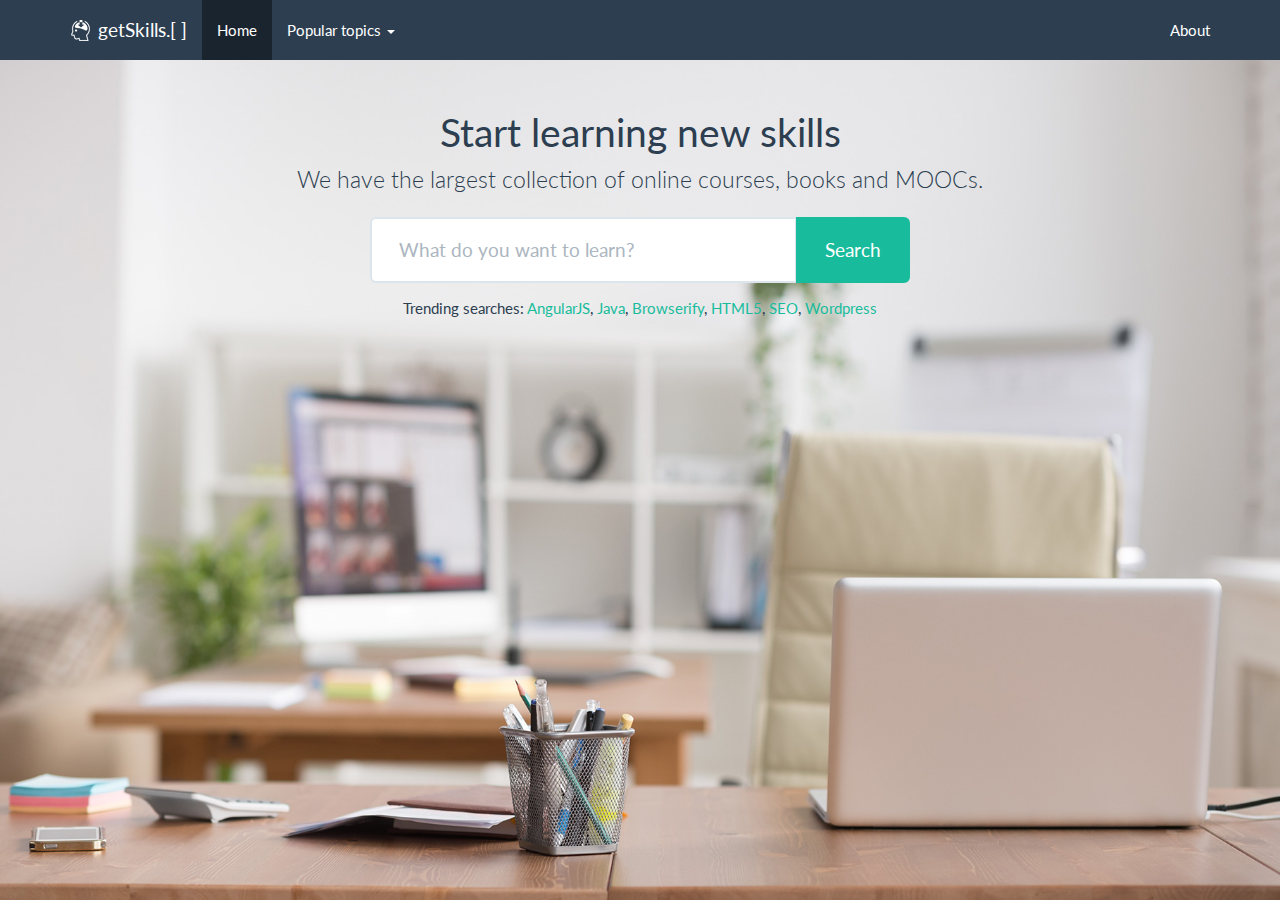
<file: index.html>
﻿<!DOCTYPE html>
<html lang="en">
<head>
    <meta charset="utf-8">
    <meta http-equiv="X-UA-Compatible" content="IE=edge">
    <meta name="viewport" content="width=device-width, initial-scale=1">
    <meta name="description" content="Find the best online learning content on a complete list of courses, books and moocs from the best providers.">
    <meta name="keywords" content="online courses, books, MOOCs, training, learning">
    <link rel="icon" href="favicon.ico">
    <title>Discover the right way to improve your skills. Find the world’s best courses</title>
    <link href="/" rel="canonical" />
    <link href="css/bootstrap.min.css" rel="stylesheet">
    <link href="css/main.css" rel="stylesheet">
    <script src="https://oss.maxcdn.com/html5shiv/3.7.2/html5shiv.min.js"></script>
    <script src="https://oss.maxcdn.com/respond/1.4.2/respond.min.js"></script>
</head>
<body class="cover-img">
    <nav class="navbar navbar-default navbar-fixed-top">
        <div class="container">
            <div class="navbar-header">
                <button type="button" class="navbar-toggle collapsed" data-toggle="collapse" data-target="#navbar" aria-expanded="false" aria-controls="navbar">
                    <span class="sr-only">Toggle navigation</span>
                    <span class="icon-bar"></span>
                    <span class="icon-bar"></span>
                    <span class="icon-bar"></span>
                </button>
                <a class="navbar-brand" href="/getskills/index.html"><img src="img/logo.png" alt="Course search engine" class="pull-left" />getSkills.[ ]</a>
            </div>
            <div id="navbar" class="collapse navbar-collapse">
                <ul class="nav navbar-nav">
                    <li class="active"><a href="/getskills/index.html">Home</a></li>
                    <li class="dropdown">
                        <a class="dropdown-toggle" data-toggle="dropdown" href="#">Popular topics <span class="caret"></span></a>
                        <ul class="dropdown-menu">
                            <li><a href="wordpress.html">Wordpress</a></li>
                            <li><a href="javascript.html">JavaScript</a></li>
                            <li><a href="html5.html">HTML5</a></li>
                        </ul>
                    </li>
                </ul>
                <ul class="nav navbar-nav navbar-right">
                    <li><a href="about.html">About</a></li>
                </ul>
            </div><!--/.nav-collapse -->
        </div>
    </nav>
    <div class="container">
        <section class="starter-template">
            <h1 class="text-center">Start learning new skills</h1>
            <p class="lead text-center">We have the largest collection of online courses, books and MOOCs.</p>
            <div class="row">
                <div class="col-lg-6 col-lg-offset-3 col-md-8 col-md-offset-2 col-sm-12">
                    <form action="results.html" method="get">
                        <div class="form-group">
                            <div class="input-group">
                                <input type="text" class="form-control input-lg" placeholder="What do you want to learn?" name="q" id="q">
                                <span class="input-group-btn">
                                    <button class="btn btn-success btn-lg" type="submit">Search</button>
                                </span>
                            </div>
                        </div>
                    </form>
                    <p class="text-center">Trending searches: <a href="results.html?q=angularjs">AngularJS</a>, <a href="results.html?q=java">Java</a>, <a href="results.html?q=browserify">Browserify</a>, <a href="results.html?q=html5">HTML5</a>, <a href="results.html?q=seo">SEO</a>, <a href="results.html?q=wordpress">Wordpress</a></p>
                </div>
            </div>
        </section>
    </div><!-- /.container -->
    <script src="https://ajax.googleapis.com/ajax/libs/jquery/1.11.3/jquery.min.js"></script>
    <script src="js/bootstrap.min.js"></script>
    <script>
        (function (i, s, o, g, r, a, m) {
            i['GoogleAnalyticsObject'] = r; i[r] = i[r] || function () {
                (i[r].q = i[r].q || []).push(arguments)
            }, i[r].l = 1 * new Date(); a = s.createElement(o),
            m = s.getElementsByTagName(o)[0]; a.async = 1; a.src = g; m.parentNode.insertBefore(a, m)
        })(window, document, 'script', '//www.google-analytics.com/analytics.js', 'ga');

        ga('create', 'UA-68670175-1', 'auto');
        ga('send', 'pageview');

    </script>
</body>
</html>
</file>
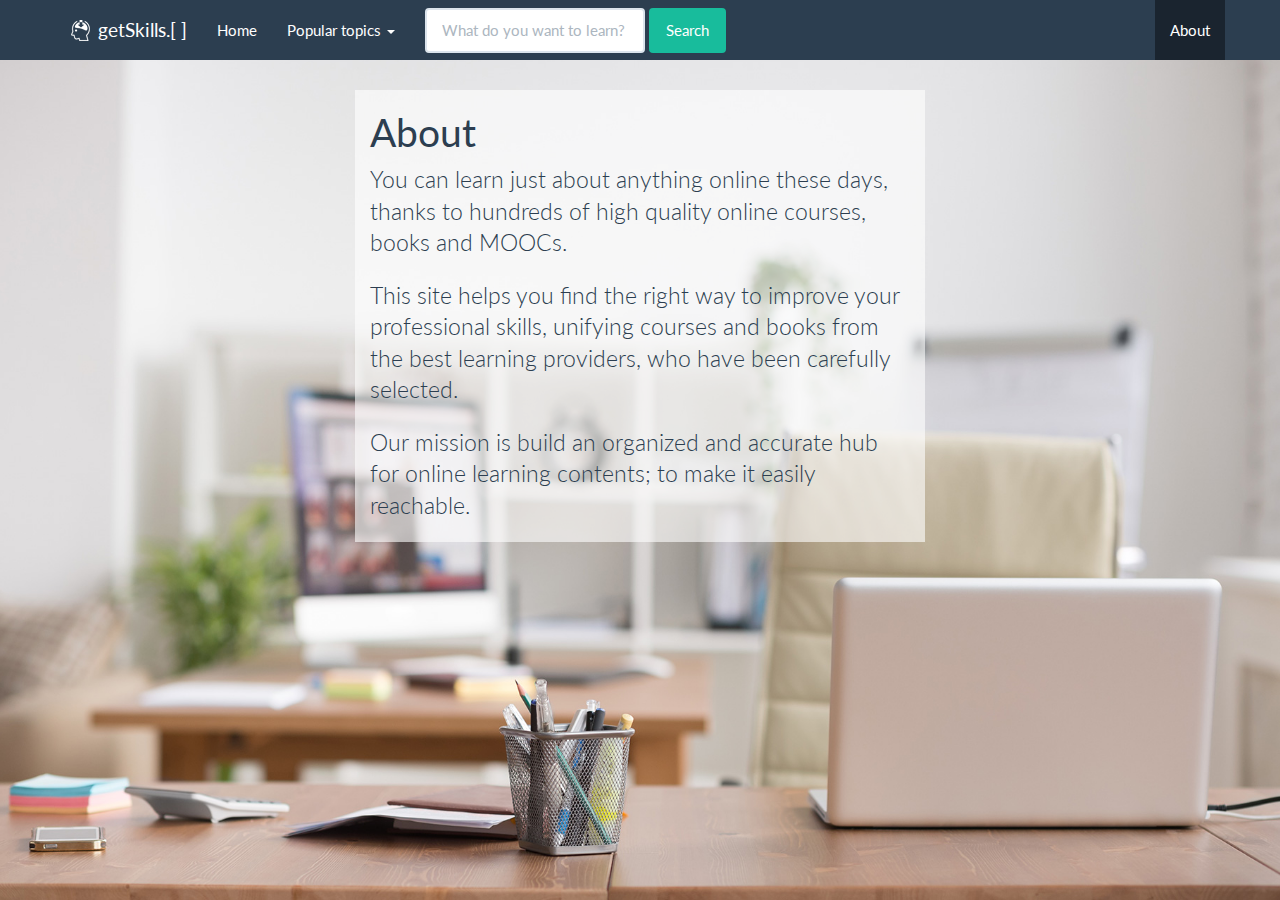
<file: about.html>
﻿<!DOCTYPE html>
<html lang="en">
<head>
    <meta charset="utf-8">
    <meta http-equiv="X-UA-Compatible" content="IE=edge">
    <meta name="viewport" content="width=device-width, initial-scale=1">
    <meta name="description" content="Find the world’s best courses. We help you to find the best online learning content on a complete list of courses, books and moocs.">
    <meta name="keywords" content="online courses, books, MOOCs, training, learning">
    <link rel="icon" href="favicon.ico">
    <title>Start learning today. Discover the right way to improve your skills.</title>
    <link href="/about.html" rel="canonical" />
    <link href="css/bootstrap.min.css" rel="stylesheet">
    <link href="css/main.css" rel="stylesheet">
    <script src="https://oss.maxcdn.com/html5shiv/3.7.2/html5shiv.min.js"></script>
    <script src="https://oss.maxcdn.com/respond/1.4.2/respond.min.js"></script>
</head>
<body class="cover-img">
    <nav class="navbar navbar-default navbar-fixed-top">
        <div class="container">
            <div class="navbar-header">
                <button type="button" class="navbar-toggle collapsed" data-toggle="collapse" data-target="#navbar" aria-expanded="false" aria-controls="navbar">
                    <span class="sr-only">Toggle navigation</span>
                    <span class="icon-bar"></span>
                    <span class="icon-bar"></span>
                    <span class="icon-bar"></span>
                </button>
                <a class="navbar-brand" href="/getskills/index.html"><img src="img/logo.png" alt="Course search engine" class="pull-left" />getSkills.[ ]</a>
            </div>
            <div id="navbar" class="collapse navbar-collapse">
                <ul class="nav navbar-nav">
                    <li><a href="/getskills/index.html">Home</a></li>
                    <li class="dropdown">
                        <a class="dropdown-toggle" data-toggle="dropdown" href="#">Popular topics <span class="caret"></span></a>
                        <ul class="dropdown-menu">
                            <li><a href="wordpress.html">Wordpress</a></li>
                            <li><a href="javascript.html">JavaScript</a></li>
                            <li><a href="html5.html">HTML5</a></li>
                        </ul>
                    </li>
                </ul>
                <form class="navbar-form navbar-left" role="search" action="results.html" method="get">
                    <div class="form-group">
                        <input type="text" class="form-control" placeholder="What do you want to learn?" id="q" name="q">
                    </div>
                    <button type="submit" class="btn btn-success">Search</button>
                </form>
                <ul class="nav navbar-nav navbar-right">
                    <li class="active"><a href="about.html">About</a></li>
                </ul>
            </div><!--/.nav-collapse -->
        </div>
    </nav>
    <div class="container">
        <div class="starter-template">

            <div class="row">
                <div class="col-md-6 col-md-offset-3 overlay-content">
                    <h1>About</h1>
                    <p class="lead">
                        You can learn just about anything online these days, thanks to hundreds of high quality online courses,
                        books and MOOCs.
                    </p>
                    <p class="lead">
                        This site helps you find the right way to improve your professional skills,
                        unifying courses and books from the best learning providers, who have been carefully selected.
                    </p>
                    <p class="lead">
                        Our mission is build an organized and accurate hub for online learning contents; to make it easily reachable.
                    </p>
                </div>
            </div>
        </div>

    </div><!-- /.container -->
    <script src="https://ajax.googleapis.com/ajax/libs/jquery/1.11.3/jquery.min.js"></script>
    <script src="js/bootstrap.min.js"></script>
    <script>
        (function (i, s, o, g, r, a, m) {
            i['GoogleAnalyticsObject'] = r; i[r] = i[r] || function () {
                (i[r].q = i[r].q || []).push(arguments)
            }, i[r].l = 1 * new Date(); a = s.createElement(o),
            m = s.getElementsByTagName(o)[0]; a.async = 1; a.src = g; m.parentNode.insertBefore(a, m)
        })(window, document, 'script', '//www.google-analytics.com/analytics.js', 'ga');

        ga('create', 'UA-68670175-1', 'auto');
        ga('send', 'pageview');

    </script>
</body>
</html>
</file>
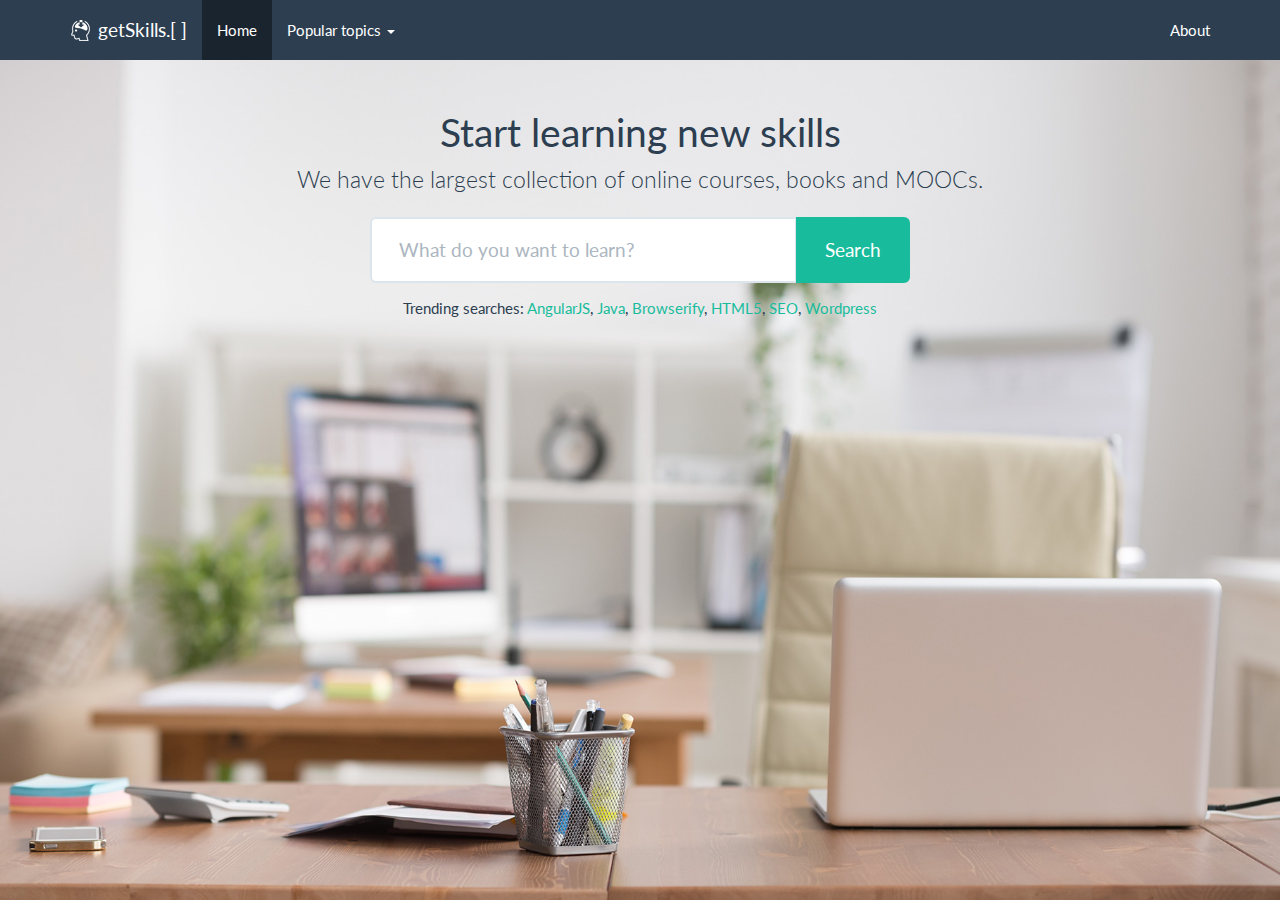
<file: default.html>
﻿<!DOCTYPE html>
<html lang="en">
<head>
    <meta charset="utf-8">
    <meta http-equiv="X-UA-Compatible" content="IE=edge">
    <meta name="viewport" content="width=device-width, initial-scale=1">
    <meta name="description" content="Find the best online learning content on a complete list of courses, books and moocs from the best providers.">
    <meta name="keywords" content="online courses, books, MOOCs, training, learning">
    <link rel="icon" href="favicon.ico">
    <title>Discover the right way to improve your skills. Find the world’s best courses</title>
    <link href="/" rel="canonical" />
    <link href="css/bootstrap.min.css" rel="stylesheet">
    <link href="css/main.css" rel="stylesheet">
    <script src="https://oss.maxcdn.com/html5shiv/3.7.2/html5shiv.min.js"></script>
    <script src="https://oss.maxcdn.com/respond/1.4.2/respond.min.js"></script>
</head>
<body class="cover-img">
    <nav class="navbar navbar-default navbar-fixed-top">
        <div class="container">
            <div class="navbar-header">
                <button type="button" class="navbar-toggle collapsed" data-toggle="collapse" data-target="#navbar" aria-expanded="false" aria-controls="navbar">
                    <span class="sr-only">Toggle navigation</span>
                    <span class="icon-bar"></span>
                    <span class="icon-bar"></span>
                    <span class="icon-bar"></span>
                </button>
                <a class="navbar-brand" href="/"><img src="img/logo.png" alt="Course search engine" class="pull-left" />getSkills.[ ]</a>
            </div>
            <div id="navbar" class="collapse navbar-collapse">
                <ul class="nav navbar-nav">
                    <li class="active"><a href="/">Home</a></li>
                    <li class="dropdown">
                        <a class="dropdown-toggle" data-toggle="dropdown" href="#">Popular topics <span class="caret"></span></a>
                        <ul class="dropdown-menu">
                            <li><a href="wordpress.html">Wordpress</a></li>
                            <li><a href="javascript.html">JavaScript</a></li>
                            <li><a href="html5.html">HTML5</a></li>
                        </ul>
                    </li>
                </ul>
                <ul class="nav navbar-nav navbar-right">
                    <li><a href="about.html">About</a></li>
                </ul>
            </div><!--/.nav-collapse -->
        </div>
    </nav>
    <div class="container">
        <section class="starter-template">
            <h1 class="text-center">Start learning new skills</h1>
            <p class="lead text-center">We have the largest collection of online courses, books and MOOCs.</p>
            <div class="row">
                <div class="col-lg-6 col-lg-offset-3 col-md-8 col-md-offset-2 col-sm-12">
                    <form action="results.html" method="get">
                        <div class="form-group">
                            <div class="input-group">
                                <input type="text" class="form-control input-lg" placeholder="What do you want to learn?" name="q" id="q">
                                <span class="input-group-btn">
                                    <button class="btn btn-success btn-lg" type="submit">Search</button>
                                </span>
                            </div>
                        </div>
                    </form>
                    <p class="text-center">Trending searches: <a href="results.html?q=angularjs">AngularJS</a>, <a href="results.html?q=java">Java</a>, <a href="results.html?q=browserify">Browserify</a>, <a href="results.html?q=html5">HTML5</a>, <a href="results.html?q=seo">SEO</a>, <a href="results.html?q=wordpress">Wordpress</a></p>
                </div>
            </div>
        </section>
    </div><!-- /.container -->
    <script src="https://ajax.googleapis.com/ajax/libs/jquery/1.11.3/jquery.min.js"></script>
    <script src="js/bootstrap.min.js"></script>
    <script>
        (function (i, s, o, g, r, a, m) {
            i['GoogleAnalyticsObject'] = r; i[r] = i[r] || function () {
                (i[r].q = i[r].q || []).push(arguments)
            }, i[r].l = 1 * new Date(); a = s.createElement(o),
            m = s.getElementsByTagName(o)[0]; a.async = 1; a.src = g; m.parentNode.insertBefore(a, m)
        })(window, document, 'script', '//www.google-analytics.com/analytics.js', 'ga');

        ga('create', 'UA-68670175-1', 'auto');
        ga('send', 'pageview');

    </script>
</body>
</html>
</file>
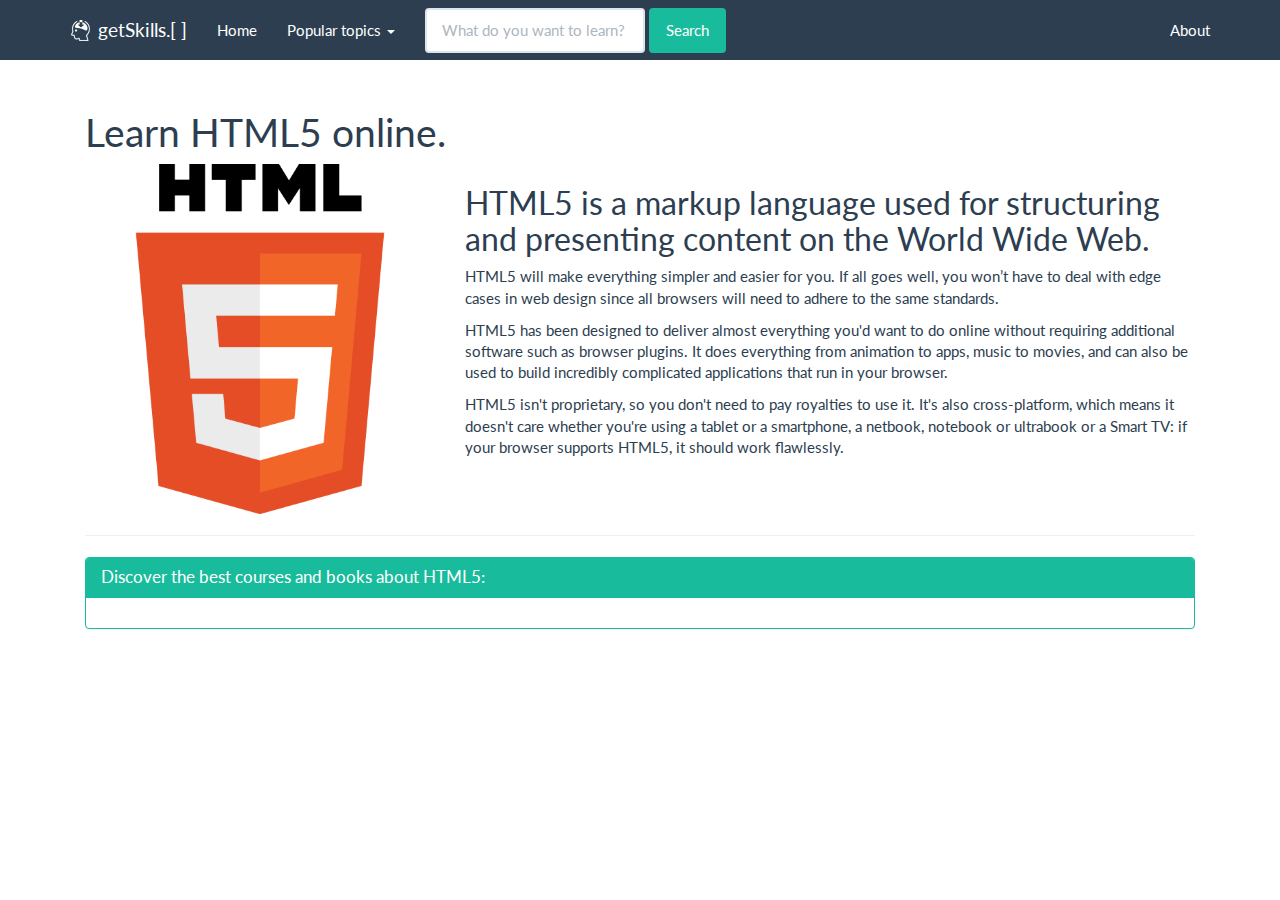
<file: html5.html>
﻿<!DOCTYPE html>
<html lang="en">
<head>
    <meta charset="utf-8">
    <meta http-equiv="X-UA-Compatible" content="IE=edge">
    <meta name="viewport" content="width=device-width, initial-scale=1">
    <meta name="description" content="Start learning HTML5 today. Search on a complete list of online courses, books and moocs from the best learning providers.">
    <meta name="keywords" content="online courses, books, MOOCs, training, learning">
    <link rel="icon" href="favicon.ico">
    <title>Learn HTML5 online. Find the world’s best courses</title>
    <link href="/html5.html" rel="canonical" />
    <link href="css/bootstrap.min.css" rel="stylesheet">
    <link href="css/main.css" rel="stylesheet">
    <script src="https://oss.maxcdn.com/html5shiv/3.7.2/html5shiv.min.js"></script>
    <script src="https://oss.maxcdn.com/respond/1.4.2/respond.min.js"></script>
</head>
<body>
    <nav class="navbar navbar-default navbar-fixed-top">
        <div class="container">
            <div class="navbar-header">
                <button type="button" class="navbar-toggle collapsed" data-toggle="collapse" data-target="#navbar" aria-expanded="false" aria-controls="navbar">
                    <span class="sr-only">Toggle navigation</span>
                    <span class="icon-bar"></span>
                    <span class="icon-bar"></span>
                    <span class="icon-bar"></span>
                </button>
                <a class="navbar-brand" href="/getskills/index.html"><img src="img/logo.png" alt="Course search engine" class="pull-left" />getSkills.[ ]</a>
            </div>
            <div id="navbar" class="collapse navbar-collapse">
                <ul class="nav navbar-nav">
                    <li><a href="/getskills/index.html">Home</a></li>
                    <li class="dropdown">
                        <a class="dropdown-toggle" data-toggle="dropdown" href="#">Popular topics <span class="caret"></span></a>
                        <ul class="dropdown-menu">
                            <li><a href="wordpress.html">Wordpress</a></li>
                            <li><a href="javascript.html">JavaScript</a></li>
                            <li class="active"><a href="HTML5.html">HTML5</a></li>
                        </ul>
                    </li>
                </ul>
                <form class="navbar-form navbar-left" role="search" action="results.html" method="get">
                    <div class="form-group">
                        <input type="text" class="form-control" placeholder="What do you want to learn?" id="q" name="q">
                    </div>
                    <button type="submit" class="btn btn-success">Search</button>
                </form>
                <ul class="nav navbar-nav navbar-right">
                    <li><a href="about.html">About</a></li>
                </ul>
            </div><!--/.nav-collapse -->
        </div>
    </nav>
    <div class="container">
        <div class="starter-template">

            <article class="row">
                <div class="col-md-12">
                    <h1>Learn HTML5 online.</h1>
                </div>
                <div class="col-md-4">
                    <img src="/img/html5-logo.png" alt="HTML5 logo" class="img-responsive" />
                </div>
                <div class="col-md-8">
                    <h2>HTML5 is a markup language used for structuring and presenting content on the World Wide Web.</h2>
                    <p>HTML5 will make everything simpler and easier for you. If all goes well, you won’t have to deal with edge cases in web design since all browsers will need to adhere to the same standards.</p>
                    <p>HTML5 has been designed to deliver almost everything you'd want to do online without requiring additional software such as browser plugins. It does everything from animation to apps, music to movies, and can also be used to build incredibly complicated applications that run in your browser.</p>
                    <p>HTML5 isn't proprietary, so you don't need to pay royalties to use it. It's also cross-platform, which means it doesn't care whether you're using a tablet or a smartphone, a netbook, notebook or ultrabook or a Smart TV: if your browser supports HTML5, it should work flawlessly.</p>
                </div>
            </article>
            <hr />
            <div class="row">
                <div class="col-md-12">
                    <div class="panel panel-success">
                        <div class="panel-heading">
                            <h3 class="panel-title">Discover the best courses and books about HTML5:</h3>
                        </div>
                        <div class="panel-body">
                            <div id="results">
                            </div>
                        </div>
                    </div>
                </div>
            </div>
        </div>
    </div><!-- /.container -->
    <script src="https://ajax.googleapis.com/ajax/libs/jquery/1.11.3/jquery.min.js"></script>
    <script src="js/bootstrap.min.js"></script>
    <script>
        function gcseCallback() {
            if (document.readyState != 'complete')
                return google.setOnLoadCallback(gcseCallback, true);
            google.search.cse.element.render({ gname: 'gsearch', div: 'results', tag: 'searchresults-only', attributes: { linkTarget: '' } });
            var element = google.search.cse.element.getElement('gsearch');
            element.execute('html5');
        };
        window.__gcse = {
            parsetags: 'explicit',
            callback: gcseCallback
        };
        (function () {
            var cx = '014964698695552282837:kr4ut8hxxz4';
            var gcse = document.createElement('script');
            gcse.type = 'text/javascript';
            gcse.async = true;
            gcse.src = (document.location.protocol == 'https:' ? 'https:' : 'http:') +
              '//www.google.com/cse/cse.js?cx=' + cx;
            var s = document.getElementsByTagName('script')[0];
            s.parentNode.insertBefore(gcse, s);
        })();
    </script>

    <script>
        (function (i, s, o, g, r, a, m) {
            i['GoogleAnalyticsObject'] = r; i[r] = i[r] || function () {
                (i[r].q = i[r].q || []).push(arguments)
            }, i[r].l = 1 * new Date(); a = s.createElement(o),
            m = s.getElementsByTagName(o)[0]; a.async = 1; a.src = g; m.parentNode.insertBefore(a, m)
        })(window, document, 'script', '//www.google-analytics.com/analytics.js', 'ga');

        ga('create', 'UA-68670175-1', 'auto');
        ga('send', 'pageview');
    </script>
</body>
</html>
</file>
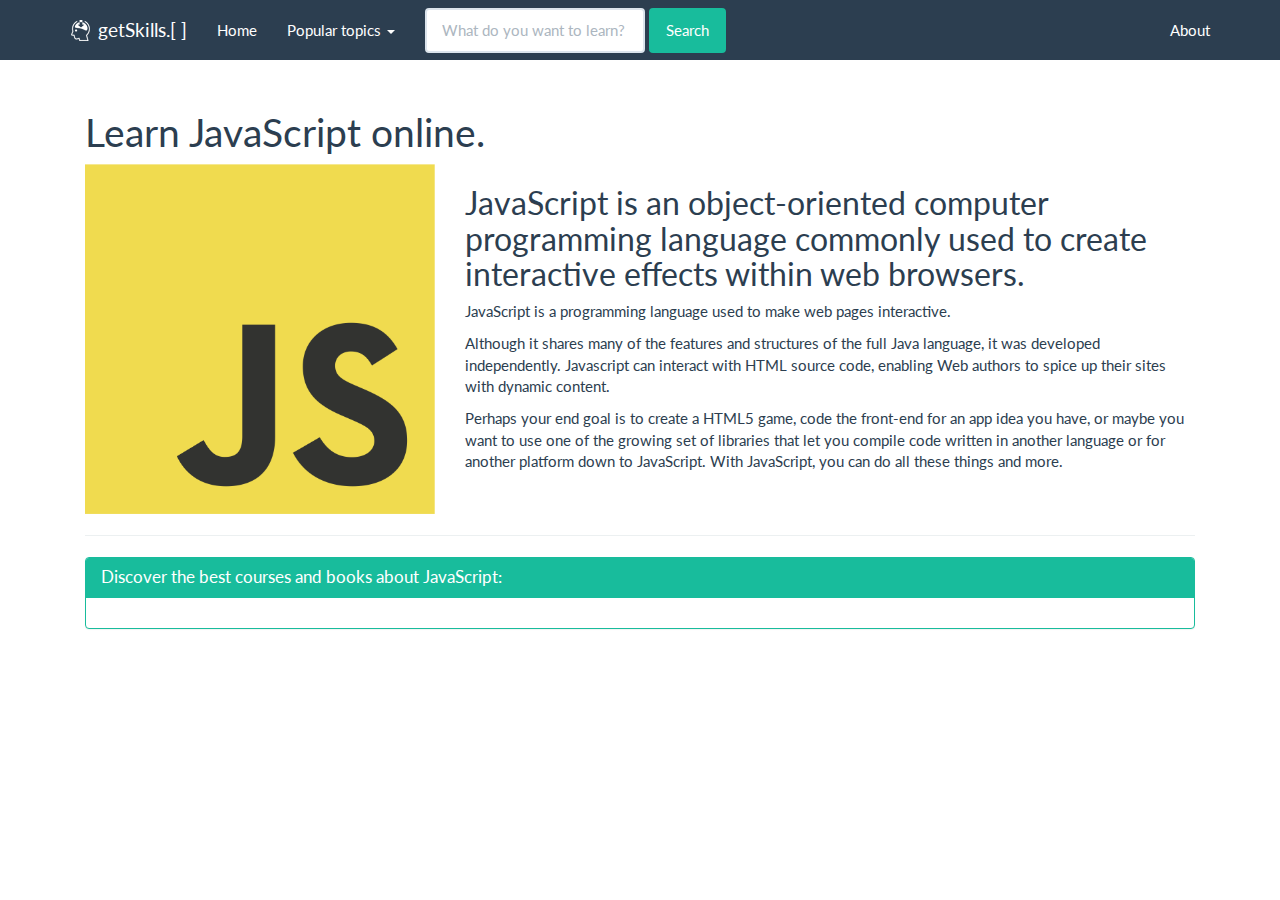
<file: javascript.html>
﻿<!DOCTYPE html>
<html lang="en">
<head>
    <meta charset="utf-8">
    <meta http-equiv="X-UA-Compatible" content="IE=edge">
    <meta name="viewport" content="width=device-width, initial-scale=1">
    <meta name="description" content="Start learning JavaScript today. Search on a complete list of online courses, books and moocs from the best learning providers.">
    <meta name="keywords" content="online courses, books, MOOCs, training, learning">
    <link rel="icon" href="favicon.ico">
    <title>Learn JavaScript online. Find the world’s best courses</title>
    <link href="/javascript.html" rel="canonical" />
    <link href="css/bootstrap.min.css" rel="stylesheet">
    <link href="css/main.css" rel="stylesheet">
    <script src="https://oss.maxcdn.com/html5shiv/3.7.2/html5shiv.min.js"></script>
    <script src="https://oss.maxcdn.com/respond/1.4.2/respond.min.js"></script>
</head>
<body>
    <nav class="navbar navbar-default navbar-fixed-top">
        <div class="container">
            <div class="navbar-header">
                <button type="button" class="navbar-toggle collapsed" data-toggle="collapse" data-target="#navbar" aria-expanded="false" aria-controls="navbar">
                    <span class="sr-only">Toggle navigation</span>
                    <span class="icon-bar"></span>
                    <span class="icon-bar"></span>
                    <span class="icon-bar"></span>
                </button>
                <a class="navbar-brand" href="/getskills/index.html"><img src="img/logo.png" alt="Course search engine" class="pull-left" />getSkills.[ ]</a>
            </div>
            <div id="navbar" class="collapse navbar-collapse">
                <ul class="nav navbar-nav">
                    <li><a href="/getskills/index.html">Home</a></li>
                    <li class="dropdown">
                        <a class="dropdown-toggle" data-toggle="dropdown" href="#">Popular topics <span class="caret"></span></a>
                        <ul class="dropdown-menu">
                            <li><a href="wordpress.html">Wordpress</a></li>
                            <li class="active"><a href="javascript.html">JavaScript</a></li>
                            <li><a href="html5.html">HTML5</a></li>
                        </ul>
                    </li>
                </ul>
                <form class="navbar-form navbar-left" role="search" action="results.html" method="get">
                    <div class="form-group">
                        <input type="text" class="form-control" placeholder="What do you want to learn?" id="q" name="q">
                    </div>
                    <button type="submit" class="btn btn-success">Search</button>
                </form>
                <ul class="nav navbar-nav navbar-right">
                    <li><a href="about.html">About</a></li>
                </ul>
            </div><!--/.nav-collapse -->
        </div>
    </nav>
    <div class="container">
        <div class="starter-template">

            <article class="row">
                <div class="col-md-12">
                    <h1>Learn JavaScript online.</h1>
                </div>
                <div class="col-md-4">
                    <img src="/img/javascript-logo.png" alt="JavaScript logo" class="img-responsive" />
                </div>
                <div class="col-md-8">
                    <h2>JavaScript is an object-oriented computer programming language commonly used to create interactive effects within web browsers.</h2>
                    <p>JavaScript is a programming language used to make web pages interactive.</p>
                    <p>Although it shares many of the features and structures of the full Java language, it was developed independently. Javascript can interact with HTML source code, enabling Web authors to spice up their sites with dynamic content. </p>
                    <p>Perhaps your end goal is to create a HTML5 game, code the front-end for an app idea you have, or maybe you want to use one of the growing set of libraries that let you compile code written in another language or for another platform down to JavaScript. With JavaScript, you can do all these things and more.</p>
                </div>
            </article>
            <hr />
            <div class="row">
                <div class="col-md-12">
                    <div class="panel panel-success">
                        <div class="panel-heading">
                            <h3 class="panel-title">Discover the best courses and books about JavaScript:</h3>
                        </div>
                        <div class="panel-body">
                            <div id="results">
                            </div>
                        </div>
                    </div>
                </div>
            </div>
        </div>
    </div><!-- /.container -->
    <script src="https://ajax.googleapis.com/ajax/libs/jquery/1.11.3/jquery.min.js"></script>
    <script src="js/bootstrap.min.js"></script>
    <script>
        function gcseCallback() {
            if (document.readyState != 'complete')
                return google.setOnLoadCallback(gcseCallback, true);
            google.search.cse.element.render({ gname: 'gsearch', div: 'results', tag: 'searchresults-only', attributes: { linkTarget: '' } });
            var element = google.search.cse.element.getElement('gsearch');
            element.execute('javascript');
        };
        window.__gcse = {
            parsetags: 'explicit',
            callback: gcseCallback
        };
        (function () {
            var cx = '014964698695552282837:kr4ut8hxxz4';
            var gcse = document.createElement('script');
            gcse.type = 'text/javascript';
            gcse.async = true;
            gcse.src = (document.location.protocol == 'https:' ? 'https:' : 'http:') +
              '//www.google.com/cse/cse.js?cx=' + cx;
            var s = document.getElementsByTagName('script')[0];
            s.parentNode.insertBefore(gcse, s);
        })();
    </script>

    <script>
        (function (i, s, o, g, r, a, m) {
            i['GoogleAnalyticsObject'] = r; i[r] = i[r] || function () {
                (i[r].q = i[r].q || []).push(arguments)
            }, i[r].l = 1 * new Date(); a = s.createElement(o),
            m = s.getElementsByTagName(o)[0]; a.async = 1; a.src = g; m.parentNode.insertBefore(a, m)
        })(window, document, 'script', '//www.google-analytics.com/analytics.js', 'ga');

        ga('create', 'UA-68670175-1', 'auto');
        ga('send', 'pageview');
    </script>
</body>
</html>
</file>
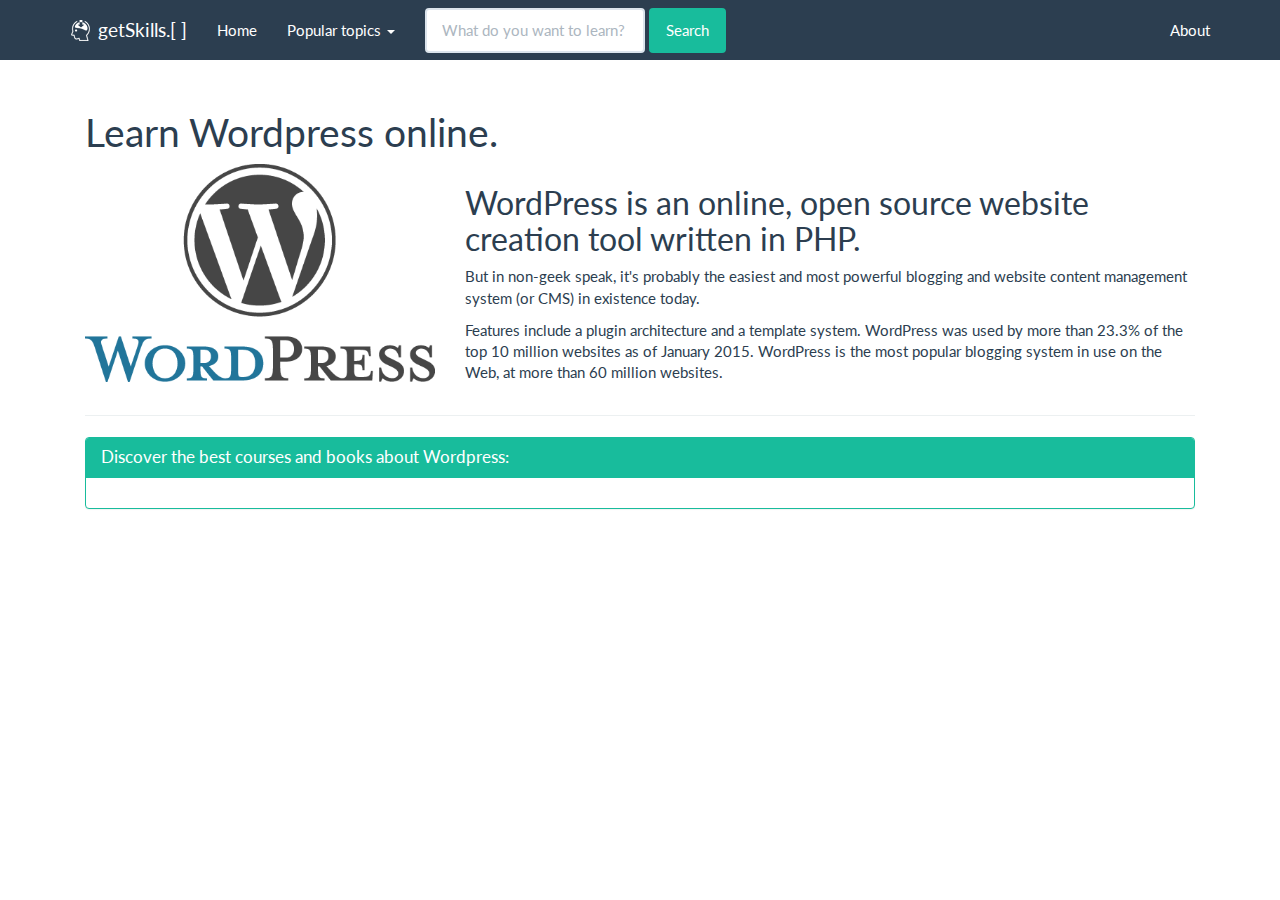
<file: wordpress.html>
﻿<!DOCTYPE html>
<html lang="en">
<head>
    <meta charset="utf-8">
    <meta http-equiv="X-UA-Compatible" content="IE=edge">
    <meta name="viewport" content="width=device-width, initial-scale=1">
    <meta name="description" content="Start learning Wordpress today. Search on a complete list of online courses, books and moocs from the best learning providers.">
    <meta name="keywords" content="online courses, books, MOOCs, training, learning">
    <link rel="icon" href="favicon.ico">
    <title>Learn Wordpress online. Find the world’s best courses</title>
    <link href="/wordpress.html" rel="canonical" />
    <link href="css/bootstrap.min.css" rel="stylesheet">
    <link href="css/main.css" rel="stylesheet">
    <script src="https://oss.maxcdn.com/html5shiv/3.7.2/html5shiv.min.js"></script>
    <script src="https://oss.maxcdn.com/respond/1.4.2/respond.min.js"></script>
</head>
<body>
    <nav class="navbar navbar-default navbar-fixed-top">
        <div class="container">
            <div class="navbar-header">
                <button type="button" class="navbar-toggle collapsed" data-toggle="collapse" data-target="#navbar" aria-expanded="false" aria-controls="navbar">
                    <span class="sr-only">Toggle navigation</span>
                    <span class="icon-bar"></span>
                    <span class="icon-bar"></span>
                    <span class="icon-bar"></span>
                </button>
                <a class="navbar-brand" href="/getskills/index.html"><img src="img/logo.png" alt="Course search engine" class="pull-left" />getSkills.[ ]</a>
            </div>
            <div id="navbar" class="collapse navbar-collapse">
                <ul class="nav navbar-nav">
                    <li><a href="/getskills/index.html">Home</a></li>
                    <li class="dropdown">
                        <a class="dropdown-toggle" data-toggle="dropdown" href="#">Popular topics <span class="caret"></span></a>
                        <ul class="dropdown-menu">
                            <li class="active"><a href="wordpress.html">Wordpress</a></li>
                            <li><a href="javascript.html">JavaScript</a></li>
                            <li><a href="html5.html">HTML5</a></li>
                        </ul>
                    </li>
                </ul>
                <form class="navbar-form navbar-left" role="search" action="results.html" method="get">
                    <div class="form-group">
                        <input type="text" class="form-control" placeholder="What do you want to learn?" id="q" name="q">
                    </div>
                    <button type="submit" class="btn btn-success">Search</button>
                </form>
                <ul class="nav navbar-nav navbar-right">
                    <li><a href="about.html">About</a></li>
                </ul>
            </div><!--/.nav-collapse -->
        </div>
    </nav>
    <div class="container">
        <div class="starter-template">

            <article class="row">
                <div class="col-md-12">
                    <h1>Learn Wordpress online.</h1>
                </div>
                <div class="col-md-4">
                    <img src="/img/wordpress-logo.png" alt="Wordpress logo" class="img-responsive" />
                </div>
                <div class="col-md-8">
                    <h2>WordPress is an online, open source website creation tool written in PHP.</h2>
                    <p>But in non-geek speak, it's probably the easiest and most powerful blogging and website content management system (or CMS) in existence today.</p>
                    <p>Features include a plugin architecture and a template system. WordPress was used by more than 23.3% of the top 10 million websites as of January 2015. WordPress is the most popular blogging system in use on the Web, at more than 60 million websites.</p>
                </div>
            </article>
            <hr />
            <div class="row">
                <div class="col-md-12">
                    <div class="panel panel-success">
                        <div class="panel-heading">
                            <h3 class="panel-title">Discover the best courses and books about Wordpress:</h3>
                        </div>
                        <div class="panel-body">
                            <div id="results">
                            </div>
                        </div>
                    </div>
                </div>
            </div>
        </div>
    </div><!-- /.container -->
    <script src="https://ajax.googleapis.com/ajax/libs/jquery/1.11.3/jquery.min.js"></script>
    <script src="js/bootstrap.min.js"></script>
    <script>
        function gcseCallback() {
            if (document.readyState != 'complete')
                return google.setOnLoadCallback(gcseCallback, true);
            google.search.cse.element.render({ gname: 'gsearch', div: 'results', tag: 'searchresults-only', attributes: { linkTarget: '' } });
            var element = google.search.cse.element.getElement('gsearch');
            element.execute('wordpress');
        };
        window.__gcse = {
            parsetags: 'explicit',
            callback: gcseCallback
        };
        (function () {
            var cx = '014964698695552282837:kr4ut8hxxz4';
            var gcse = document.createElement('script');
            gcse.type = 'text/javascript';
            gcse.async = true;
            gcse.src = (document.location.protocol == 'https:' ? 'https:' : 'http:') +
              '//www.google.com/cse/cse.js?cx=' + cx;
            var s = document.getElementsByTagName('script')[0];
            s.parentNode.insertBefore(gcse, s);
        })();
    </script>

    <script>
        (function (i, s, o, g, r, a, m) {
            i['GoogleAnalyticsObject'] = r; i[r] = i[r] || function () {
                (i[r].q = i[r].q || []).push(arguments)
            }, i[r].l = 1 * new Date(); a = s.createElement(o),
            m = s.getElementsByTagName(o)[0]; a.async = 1; a.src = g; m.parentNode.insertBefore(a, m)
        })(window, document, 'script', '//www.google-analytics.com/analytics.js', 'ga');

        ga('create', 'UA-68670175-1', 'auto');
        ga('send', 'pageview');
    </script>
</body>
</html>
</file>
<file: css/main.css>
﻿body {
    padding-top: 50px;
}

.cover-img {
    /*background: url(http://coffeecreamthemes.com/themes/smartway/site/images/banner2.jpg) no-repeat center center fixed;*/
    /*background: url(http://wedesignthemes.com/themes/dt-lms/wp-content/uploads/2014/08/fullscreen-slider.jpg) no-repeat center center fixed;*/
    background: url(../img/background.jpg) no-repeat center center fixed;
    -webkit-background-size: cover;
    -moz-background-size: cover;
    -o-background-size: cover;
    background-size: cover;
}
.starter-template {
    padding: 40px 15px;
}

.navbar-brand img {
    margin-right: 7px;
}

.navbar-form #q {
    width: 220px;
}

.overlay-content{
    background-color: rgba(255,255,255,0.6);
}

/* Fixes for results */
.gsc-table-result, .gsc-thumbnail-inside, .gsc-url-top {
    padding-left: 0 !important;
}

.gsc-selected-option-container, .gsc-tabsArea {
    box-sizing: content-box;
}

.gcsc-branding {
    position: absolute;
    top: -999px;
}

.gs-title {
    font-family: Lato, 'Helvetica Neue', Helvetica, Arial, sans-serif;
    font-size: 18px !important;
    /*font-weight: bold;*/
    line-height: 21px;
    text-decoration: none !important;
}

    .gs-title b {
        /*text-decoration: underline !important;*/
        text-decoration: none !important;
        font-size: 18px !important;
    }
</file>
